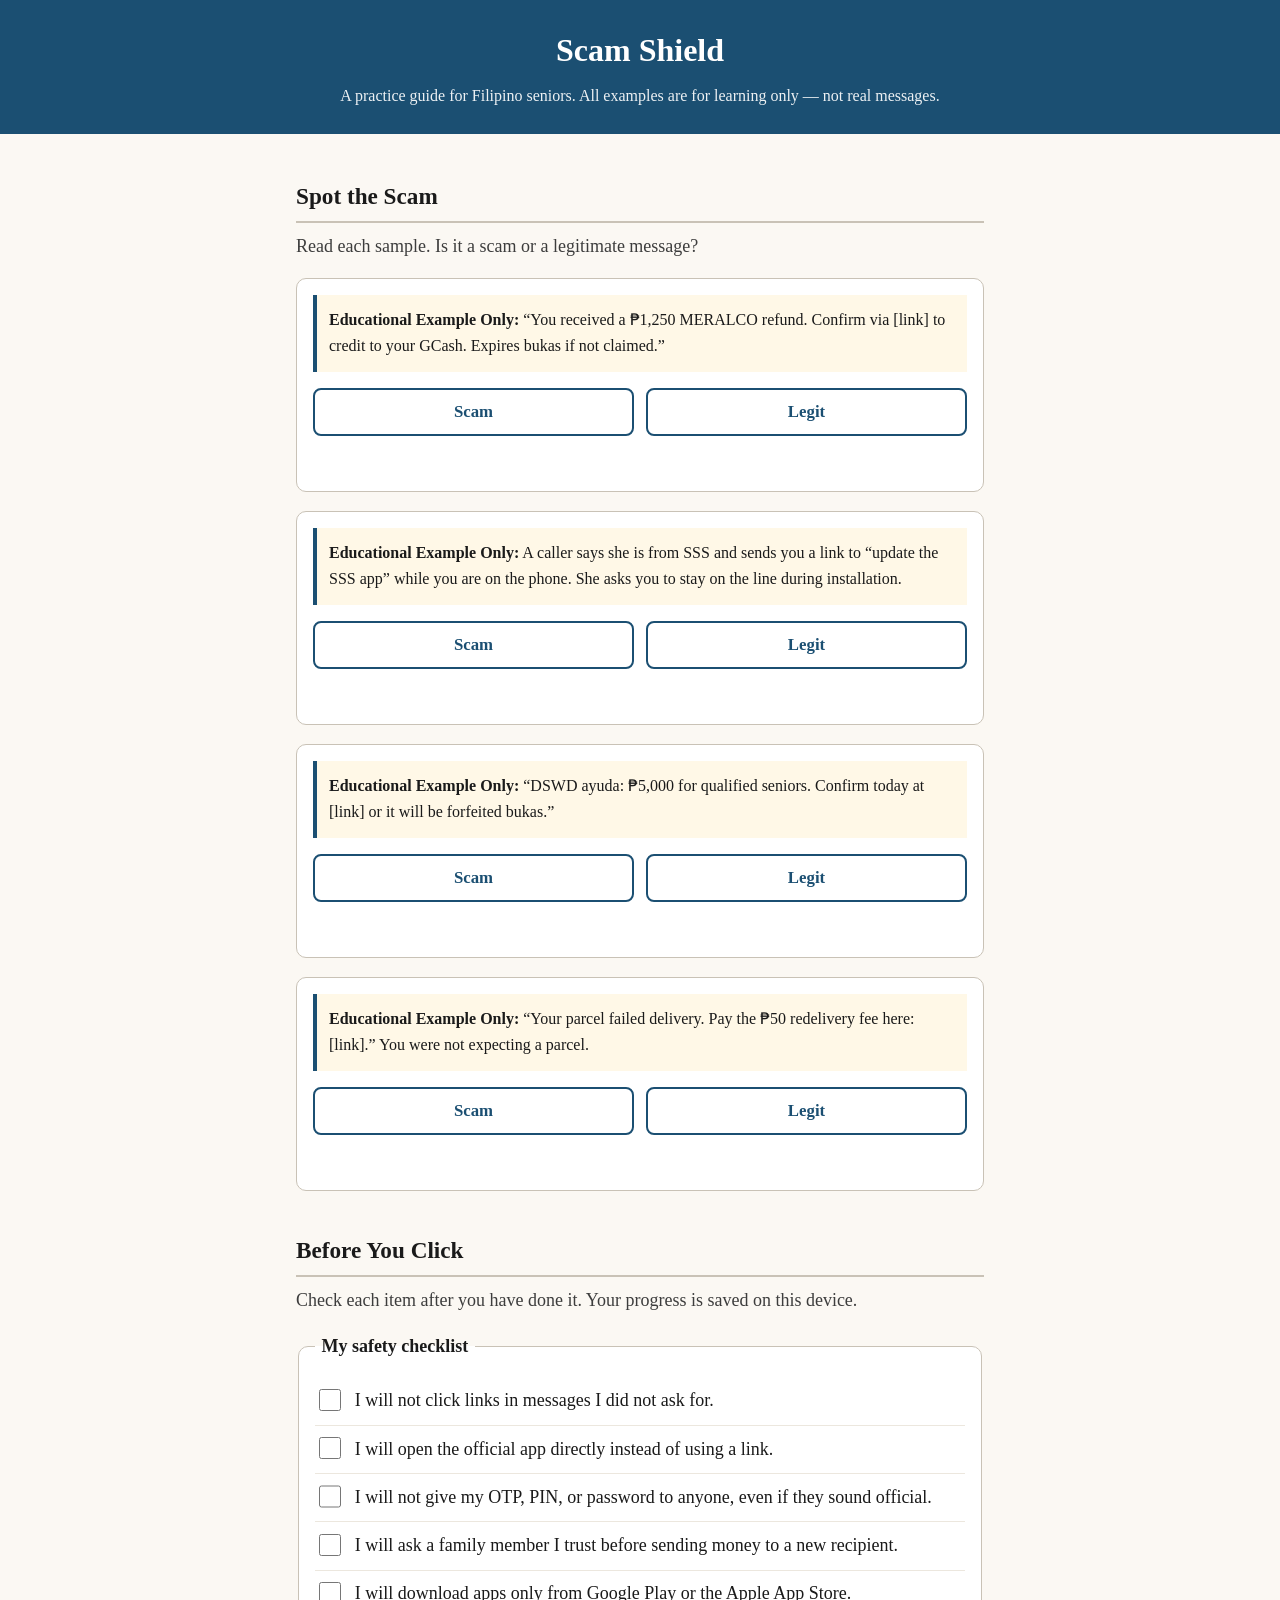
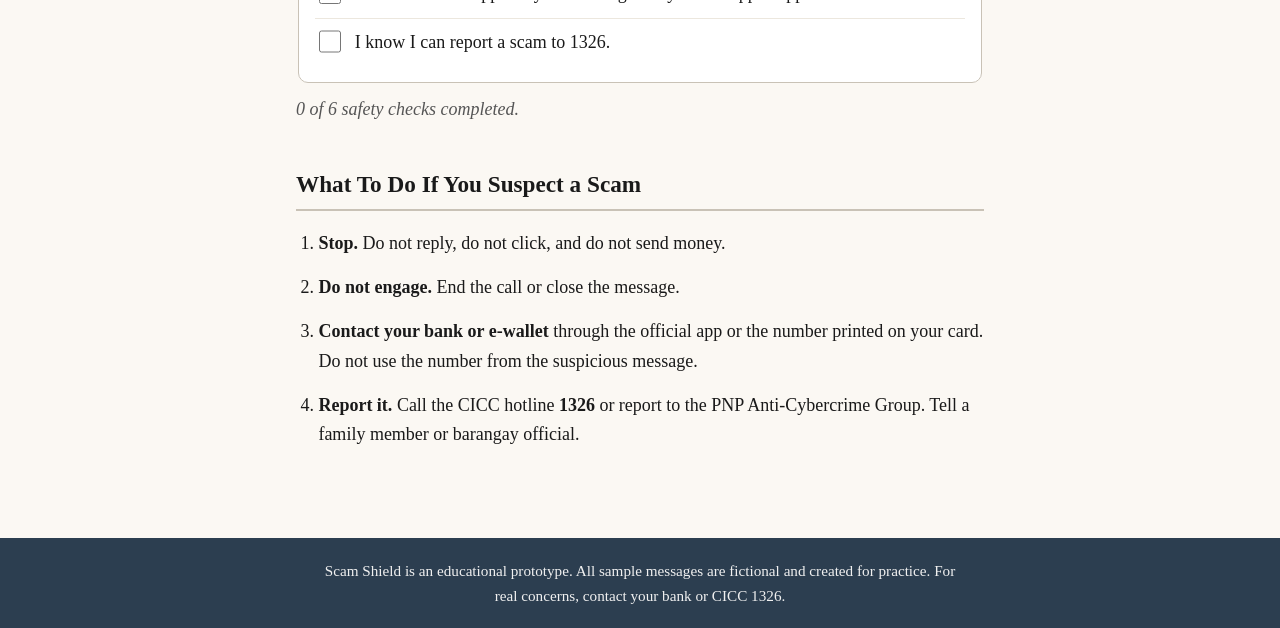
<file: index.html>
<!DOCTYPE html>
<html lang="en">
<head>
  <meta charset="UTF-8">
  <meta name="viewport" content="width=device-width, initial-scale=1.0">
  <title>Scam Shield — Para sa Senior Citizens</title>
  <link rel="stylesheet" href="style.css">
</head>
<body>
  <header>
    <h1>Scam Shield</h1>
    <p class="subtitle">A practice guide for Filipino seniors. All examples are for learning only — not real messages.</p>
  </header>

  <main>
    <section aria-labelledby="quiz-heading">
      <h2 id="quiz-heading">Spot the Scam</h2>
      <p class="section-intro">Read each sample. Is it a scam or a legitimate message?</p>

      <article class="quiz-card" data-sample="gcash">
        <p class="sample-message"><strong>Educational Example Only:</strong> “You received a ₱1,250 MERALCO refund. Confirm via [link] to credit to your GCash. Expires bukas if not claimed.”</p>
        <div class="button-group">
          <button type="button" class="quiz-btn" data-answer="scam">Scam</button>
          <button type="button" class="quiz-btn" data-answer="legit">Legit</button>
        </div>
        <p class="feedback" role="status" aria-live="polite"></p>
        <p class="explanation" hidden><strong>Red flags:</strong> Unsolicited link, artificial deadline, and a sender that is not the official GCash shortcode. GCash will never ask you to click a link to claim a refund. Open the app directly.</p>
      </article>

      <article class="quiz-card" data-sample="sss">
        <p class="sample-message"><strong>Educational Example Only:</strong> A caller says she is from SSS and sends you a link to “update the SSS app” while you are on the phone. She asks you to stay on the line during installation.</p>
        <div class="button-group">
          <button type="button" class="quiz-btn" data-answer="scam">Scam</button>
          <button type="button" class="quiz-btn" data-answer="legit">Legit</button>
        </div>
        <p class="feedback" role="status" aria-live="polite"></p>
        <p class="explanation" hidden><strong>Red flags:</strong> Pressure to install during a call, a link that does not go to an official app store, and a request to stay on the line. Government agencies do not ask you to install apps through links.</p>
      </article>

      <article class="quiz-card" data-sample="dswd">
        <p class="sample-message"><strong>Educational Example Only:</strong> “DSWD ayuda: ₱5,000 for qualified seniors. Confirm today at [link] or it will be forfeited bukas.”</p>
        <div class="button-group">
          <button type="button" class="quiz-btn" data-answer="scam">Scam</button>
          <button type="button" class="quiz-btn" data-answer="legit">Legit</button>
        </div>
        <p class="feedback" role="status" aria-live="polite"></p>
        <p class="explanation" hidden><strong>Red flags:</strong> A specific peso amount in an unsolicited SMS, a non-government domain, and a same-day deadline. DSWD does not distribute ayuda through text-message links.</p>
      </article>

      <article class="quiz-card" data-sample="parcel">
        <p class="sample-message"><strong>Educational Example Only:</strong> “Your parcel failed delivery. Pay the ₱50 redelivery fee here: [link].” You were not expecting a parcel.</p>
        <div class="button-group">
          <button type="button" class="quiz-btn" data-answer="scam">Scam</button>
          <button type="button" class="quiz-btn" data-answer="legit">Legit</button>
        </div>
        <p class="feedback" role="status" aria-live="polite"></p>
        <p class="explanation" hidden><strong>Red flags:</strong> An unexpected parcel, a request for a fee through an SMS link, and an unknown sender. Legitimate couriers do not collect redelivery fees through links.</p>
      </article>
    </section>

    <section aria-labelledby="checklist-heading">
      <h2 id="checklist-heading">Before You Click</h2>
      <p class="section-intro">Check each item after you have done it. Your progress is saved on this device.</p>
      <fieldset class="checklist-group">
        <legend>My safety checklist</legend>
        <div class="checklist-item">
          <input type="checkbox" id="check-1">
          <label for="check-1">I will not click links in messages I did not ask for.</label>
        </div>
        <div class="checklist-item">
          <input type="checkbox" id="check-2">
          <label for="check-2">I will open the official app directly instead of using a link.</label>
        </div>
        <div class="checklist-item">
          <input type="checkbox" id="check-3">
          <label for="check-3">I will not give my OTP, PIN, or password to anyone, even if they sound official.</label>
        </div>
        <div class="checklist-item">
          <input type="checkbox" id="check-4">
          <label for="check-4">I will ask a family member I trust before sending money to a new recipient.</label>
        </div>
        <div class="checklist-item">
          <input type="checkbox" id="check-5">
          <label for="check-5">I will download apps only from Google Play or the Apple App Store.</label>
        </div>
        <div class="checklist-item">
          <input type="checkbox" id="check-6">
          <label for="check-6">I know I can report a scam to 1326.</label>
        </div>
      </fieldset>
      <p id="checklist-progress" class="progress-note" role="status" aria-live="polite"></p>
    </section>

    <section aria-labelledby="action-heading">
      <h2 id="action-heading">What To Do If You Suspect a Scam</h2>
      <ol class="action-steps">
        <li><strong>Stop.</strong> Do not reply, do not click, and do not send money.</li>
        <li><strong>Do not engage.</strong> End the call or close the message.</li>
        <li><strong>Contact your bank or e-wallet</strong> through the official app or the number printed on your card. Do not use the number from the suspicious message.</li>
        <li><strong>Report it.</strong> Call the CICC hotline <strong>1326</strong> or report to the PNP Anti-Cybercrime Group. Tell a family member or barangay official.</li>
      </ol>
    </section>
  </main>

  <footer>
    <p>Scam Shield is an educational prototype. All sample messages are fictional and created for practice. For real concerns, contact your bank or CICC 1326.</p>
  </footer>

  <script src="script.js"></script>
</body>
</html>
</file>
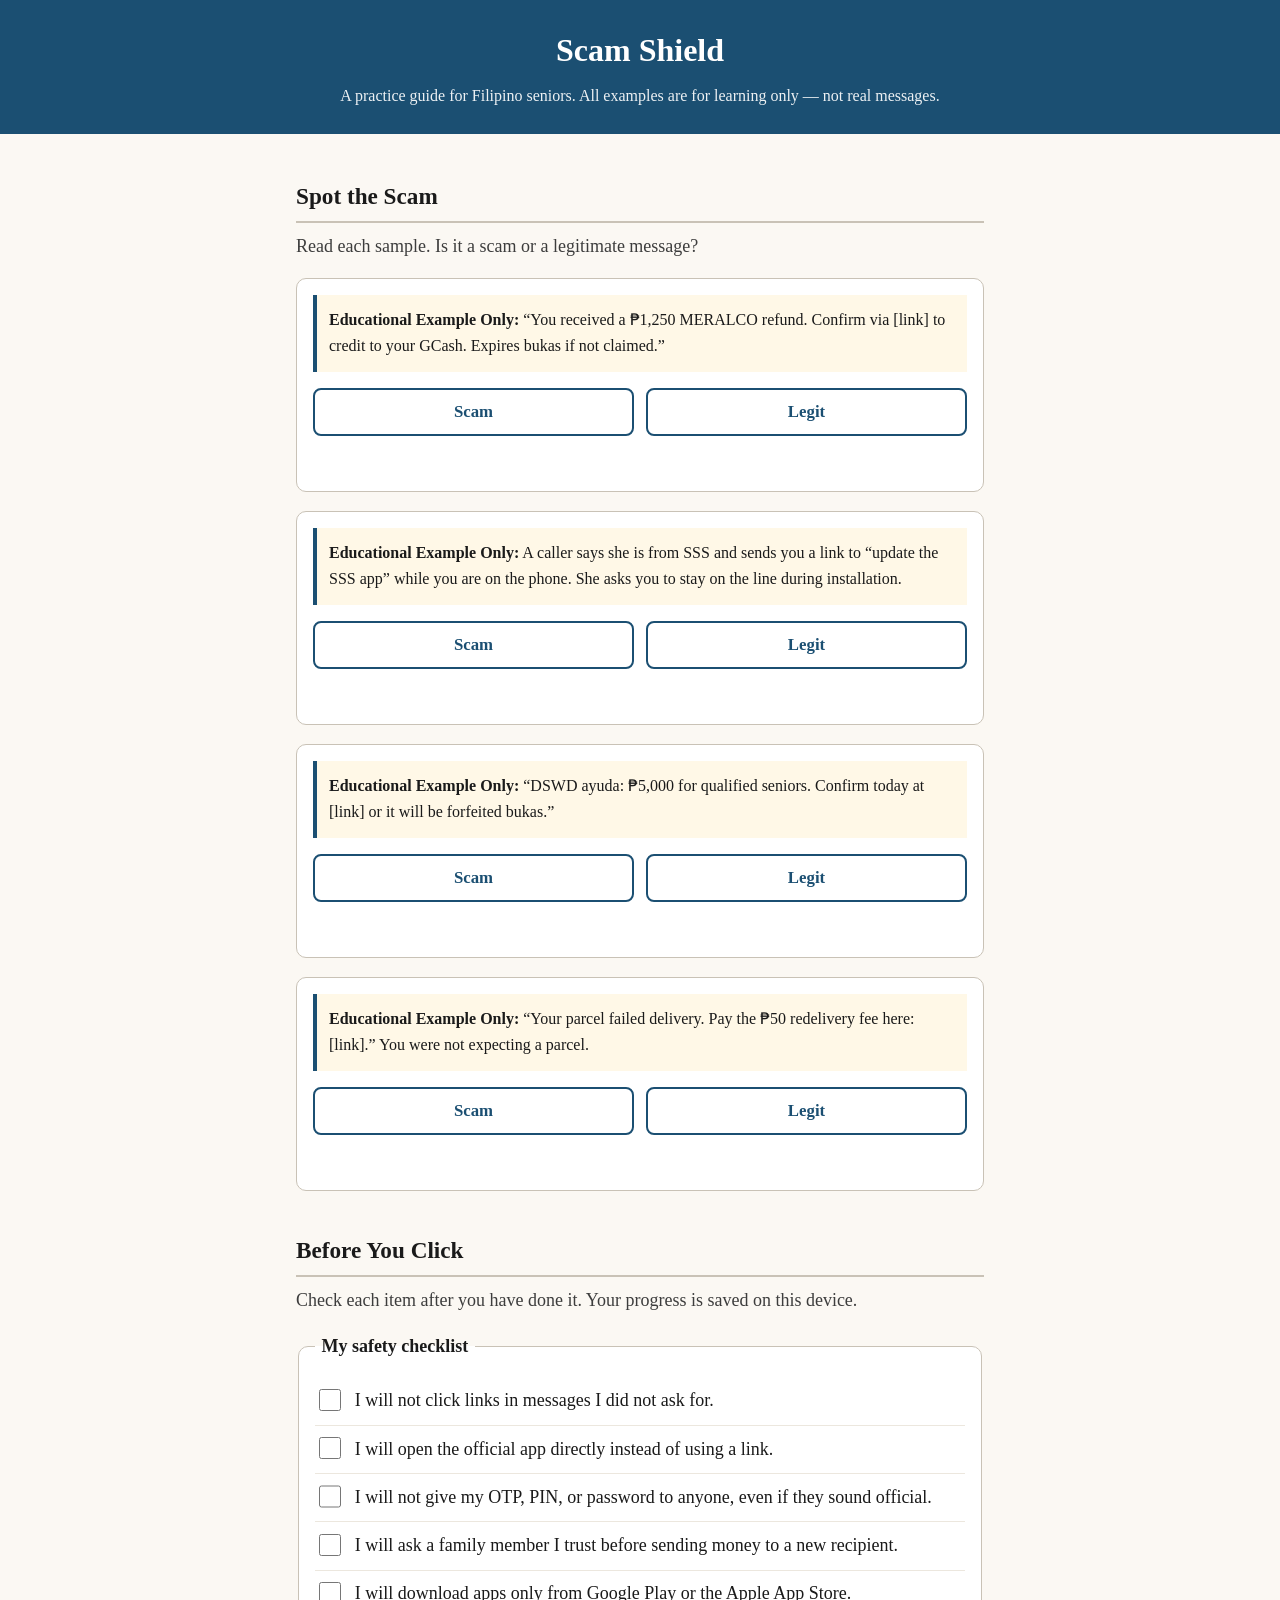
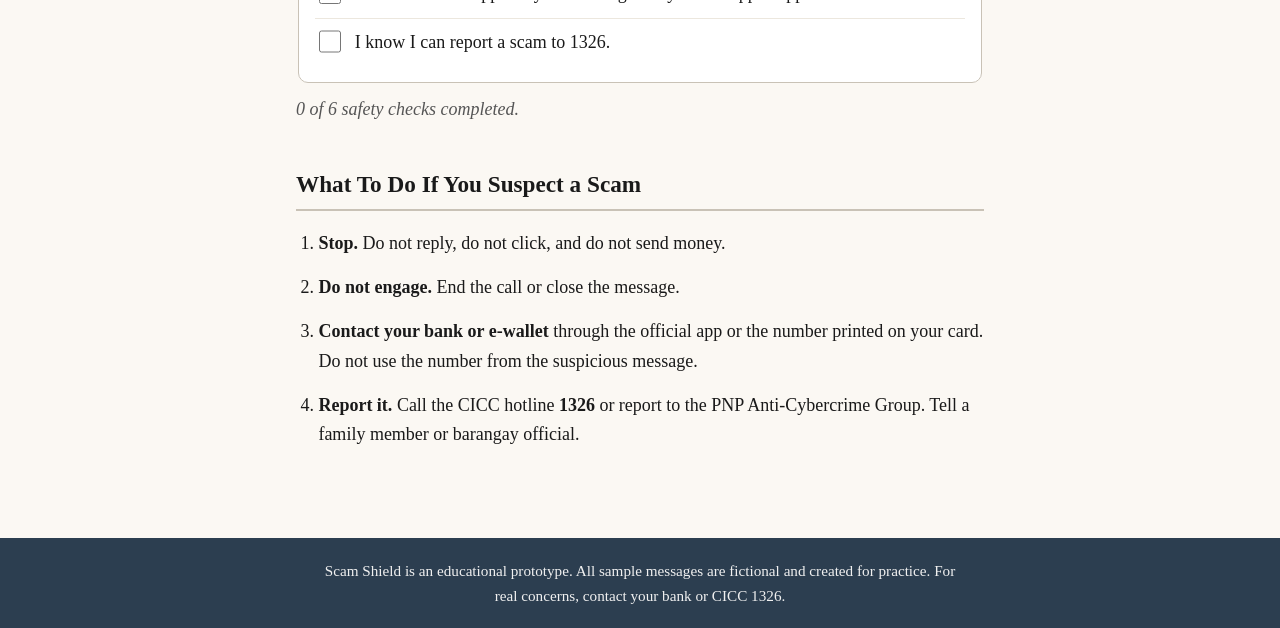
<file: outputs/task3-structured/index.html>
<!DOCTYPE html>
<html lang="en">
<head>
  <meta charset="UTF-8">
  <meta name="viewport" content="width=device-width, initial-scale=1.0">
  <title>Scam Shield — Para sa Senior Citizens</title>
  <link rel="stylesheet" href="style.css">
</head>
<body>
  <header>
    <h1>Scam Shield</h1>
    <p class="subtitle">A practice guide for Filipino seniors. All examples are for learning only — not real messages.</p>
  </header>

  <main>
    <section aria-labelledby="quiz-heading">
      <h2 id="quiz-heading">Spot the Scam</h2>
      <p class="section-intro">Read each sample. Is it a scam or a legitimate message?</p>

      <article class="quiz-card" data-sample="gcash">
        <p class="sample-message"><strong>Educational Example Only:</strong> “You received a ₱1,250 MERALCO refund. Confirm via [link] to credit to your GCash. Expires bukas if not claimed.”</p>
        <div class="button-group">
          <button type="button" class="quiz-btn" data-answer="scam">Scam</button>
          <button type="button" class="quiz-btn" data-answer="legit">Legit</button>
        </div>
        <p class="feedback"></p>
        <p class="explanation" hidden><strong>Red flags:</strong> Unsolicited link, artificial deadline, and a sender that is not the official GCash shortcode. GCash will never ask you to click a link to claim a refund. Open the app directly.</p>
      </article>

      <article class="quiz-card" data-sample="sss">
        <p class="sample-message"><strong>Educational Example Only:</strong> A caller says she is from SSS and sends you a link to “update the SSS app” while you are on the phone. She asks you to stay on the line during installation.</p>
        <div class="button-group">
          <button type="button" class="quiz-btn" data-answer="scam">Scam</button>
          <button type="button" class="quiz-btn" data-answer="legit">Legit</button>
        </div>
        <p class="feedback"></p>
        <p class="explanation" hidden><strong>Red flags:</strong> Pressure to install during a call, a link that does not go to an official app store, and a request to stay on the line. Government agencies do not ask you to install apps through links.</p>
      </article>

      <article class="quiz-card" data-sample="dswd">
        <p class="sample-message"><strong>Educational Example Only:</strong> “DSWD ayuda: ₱5,000 for qualified seniors. Confirm today at [link] or it will be forfeited bukas.”</p>
        <div class="button-group">
          <button type="button" class="quiz-btn" data-answer="scam">Scam</button>
          <button type="button" class="quiz-btn" data-answer="legit">Legit</button>
        </div>
        <p class="feedback"></p>
        <p class="explanation" hidden><strong>Red flags:</strong> A specific peso amount in an unsolicited SMS, a non-government domain, and a same-day deadline. DSWD does not distribute ayuda through text-message links.</p>
      </article>

      <article class="quiz-card" data-sample="parcel">
        <p class="sample-message"><strong>Educational Example Only:</strong> “Your parcel failed delivery. Pay the ₱50 redelivery fee here: [link].” You were not expecting a parcel.</p>
        <div class="button-group">
          <button type="button" class="quiz-btn" data-answer="scam">Scam</button>
          <button type="button" class="quiz-btn" data-answer="legit">Legit</button>
        </div>
        <p class="feedback"></p>
        <p class="explanation" hidden><strong>Red flags:</strong> An unexpected parcel, a request for a fee through an SMS link, and an unknown sender. Legitimate couriers do not collect redelivery fees through links.</p>
      </article>
    </section>

    <section aria-labelledby="checklist-heading">
      <h2 id="checklist-heading">Before You Click</h2>
      <p class="section-intro">Check each item after you have done it. Your progress is saved on this device.</p>
      <fieldset class="checklist-group">
        <legend>My safety checklist</legend>
        <div class="checklist-item">
          <input type="checkbox" id="check-1">
          <label for="check-1">I will not click links in messages I did not ask for.</label>
        </div>
        <div class="checklist-item">
          <input type="checkbox" id="check-2">
          <label for="check-2">I will open the official app directly instead of using a link.</label>
        </div>
        <div class="checklist-item">
          <input type="checkbox">
          <label>I will not give my OTP, PIN, or password to anyone, even if they sound official.</label>
        </div>
        <div class="checklist-item">
          <input type="checkbox" id="check-4">
          <label for="check-4">I will ask a family member I trust before sending money to a new recipient.</label>
        </div>
        <div class="checklist-item">
          <input type="checkbox">
          <label>I will download apps only from Google Play or the Apple App Store.</label>
        </div>
        <div class="checklist-item">
          <input type="checkbox" id="check-6">
          <label for="check-6">I know I can report a scam to 1326.</label>
        </div>
      </fieldset>
      <p id="checklist-progress" class="progress-note"></p>
    </section>

    <section aria-labelledby="action-heading">
      <h2 id="action-heading">What To Do If You Suspect a Scam</h2>
      <ol class="action-steps">
        <li><strong>Stop.</strong> Do not reply, do not click, and do not send money.</li>
        <li><strong>Do not engage.</strong> End the call or close the message.</li>
        <li><strong>Contact your bank or e-wallet</strong> through the official app or the number printed on your card. Do not use the number from the suspicious message.</li>
        <li><strong>Report it.</strong> Call the CICC hotline <strong>1326</strong> or report to the PNP Anti-Cybercrime Group. Tell a family member or barangay official.</li>
      </ol>
    </section>
  </main>

  <footer>
    <p>Scam Shield is an educational prototype. All sample messages are fictional and created for practice. For real concerns, contact your bank or CICC 1326.</p>
  </footer>

  <script src="script.js"></script>
</body>
</html>
</file>
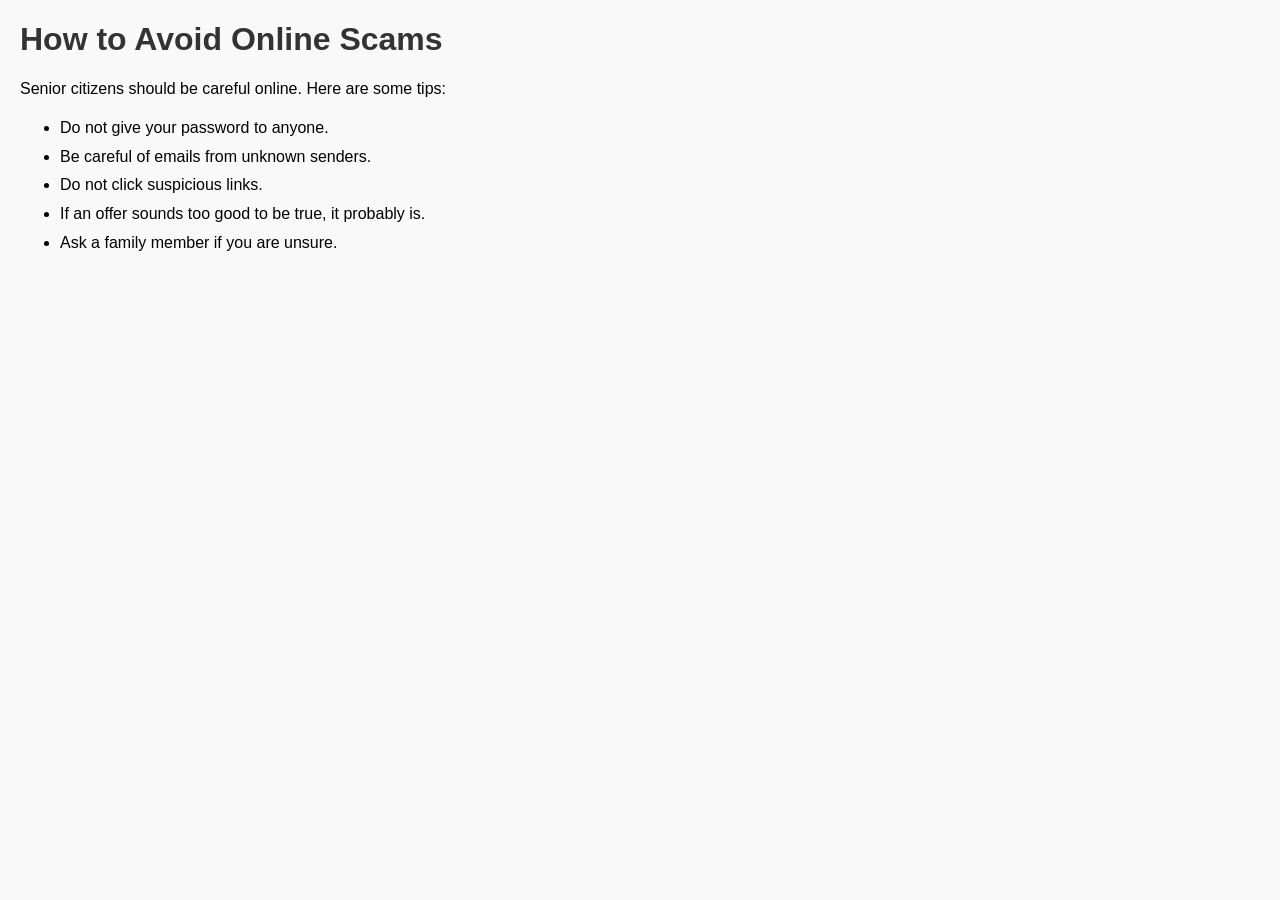
<file: task2-zero-shot.html>
<!DOCTYPE html>
<html lang="en">
<head>
<meta charset="UTF-8">
<meta name="viewport" content="width=device-width, initial-scale=1.0">
<title>Senior Scam Awareness</title>
<style>
  body { font-family: Arial, sans-serif; margin: 20px; background: #f9f9f9; }
  h1 { color: #333; }
  ul { line-height: 1.8; }
</style>
</head>
<body>
  <h1>How to Avoid Online Scams</h1>
  <p>Senior citizens should be careful online. Here are some tips:</p>
  <ul>
    <li>Do not give your password to anyone.</li>
    <li>Be careful of emails from unknown senders.</li>
    <li>Do not click suspicious links.</li>
    <li>If an offer sounds too good to be true, it probably is.</li>
    <li>Ask a family member if you are unsure.</li>
  </ul>
</body>
</html>
</file>
<file: style.css>
:root {
  --ink: #1a1a1a;
  --paper: #fbf8f3;
  --accent: #1b4f72;
  --accent-light: #d6eaf8;
  --danger: #922b21;
  --success: #1e6b3a;
  --border: #c9c2b6;
  --focus: #d35400;
  --base-size: 18px;
}

* {
  box-sizing: border-box;
}

body {
  margin: 0;
  font-family: Georgia, "Times New Roman", serif;
  font-size: var(--base-size);
  line-height: 1.65;
  color: var(--ink);
  background: var(--paper);
}

header {
  background: var(--accent);
  color: #fff;
  padding: 1.5rem 1rem;
  text-align: center;
}

header h1 {
  margin: 0 0 0.4rem;
  font-size: 2rem;
}

.subtitle {
  margin: 0;
  font-size: 1rem;
  opacity: 0.92;
}

main {
  max-width: 720px;
  margin: 0 auto;
  padding: 1.5rem 1rem 3rem;
}

section {
  margin-bottom: 2.5rem;
}

h2 {
  font-size: 1.45rem;
  border-bottom: 2px solid var(--border);
  padding-bottom: 0.35rem;
  margin-bottom: 0.6rem;
}

.section-intro {
  margin-top: 0;
  margin-bottom: 1rem;
  color: #3d3d3d;
}

/* Quiz */
.quiz-card {
  background: #fff;
  border: 1px solid var(--border);
  border-radius: 10px;
  padding: 1rem;
  margin-bottom: 1.2rem;
}

.sample-message {
  margin-top: 0;
  background: #fff8e7;
  border-left: 4px solid var(--accent);
  padding: 0.75rem;
  font-size: 1rem;
}

.button-group {
  display: flex;
  gap: 0.75rem;
  flex-wrap: wrap;
  margin: 0.75rem 0;
}

.quiz-btn {
  flex: 1 1 120px;
  min-height: 48px;
  font-size: 1.05rem;
  font-family: inherit;
  font-weight: 700;
  border: 2px solid var(--accent);
  background: #fff;
  color: var(--accent);
  border-radius: 8px;
  cursor: pointer;
  transition: background 0.15s, color 0.15s;
}

.quiz-btn:hover {
  background: var(--accent-light);
}

.quiz-btn:focus-visible {
  outline: 3px solid var(--focus);
  outline-offset: 2px;
}

.quiz-btn.correct {
  background: var(--success);
  border-color: var(--success);
  color: #fff;
}

.quiz-btn.incorrect {
  background: var(--danger);
  border-color: var(--danger);
  color: #fff;
}

.feedback {
  min-height: 1.5em;
  font-weight: 700;
  margin: 0.5rem 0 0;
}

.feedback.correct-text {
  color: var(--success);
}

.feedback.incorrect-text {
  color: var(--danger);
}

.explanation {
  margin-bottom: 0;
  background: #f4f6f8;
  padding: 0.75rem;
  border-radius: 6px;
  font-size: 0.98rem;
}

/* Checklist */
.checklist-group {
  border: 1px solid var(--border);
  border-radius: 10px;
  padding: 1rem;
  background: #fff;
}

.checklist-group legend {
  font-weight: 700;
  padding: 0 0.4rem;
}

.checklist-item {
  display: flex;
  align-items: flex-start;
  gap: 0.65rem;
  padding: 0.55rem 0;
  border-bottom: 1px solid #ece7de;
}

.checklist-item:last-child {
  border-bottom: none;
}

.checklist-item input[type="checkbox"] {
  width: 1.4rem;
  height: 1.4rem;
  margin-top: 0.15rem;
  flex-shrink: 0;
  accent-color: var(--accent);
}

.checklist-item label {
  flex: 1;
  cursor: pointer;
}

.progress-note {
  margin-top: 0.75rem;
  font-style: italic;
  color: #555;
}

/* Action steps */
.action-steps {
  padding-left: 1.4rem;
}

.action-steps li {
  margin-bottom: 0.9rem;
}

/* Footer */
footer {
  background: #2c3e50;
  color: #f0f0f0;
  text-align: center;
  padding: 1.25rem 1rem;
  font-size: 0.95rem;
}

footer p {
  margin: 0;
  max-width: 640px;
  margin-inline: auto;
}

/* Small screens */
@media (max-width: 420px) {
  body {
    font-size: 17px;
  }
  header h1 {
    font-size: 1.65rem;
  }
  h2 {
    font-size: 1.25rem;
  }
  .quiz-btn {
    flex-basis: 100%;
  }
  .button-group {
    flex-direction: column;
  }
}
</file>
<file: outputs/task3-structured/style.css>
:root {
  --ink: #1a1a1a;
  --paper: #fbf8f3;
  --accent: #1b4f72;
  --accent-light: #d6eaf8;
  --danger: #922b21;
  --success: #1e6b3a;
  --border: #c9c2b6;
  --focus: #d35400;
  --base-size: 18px;
}

* {
  box-sizing: border-box;
}

body {
  margin: 0;
  font-family: Georgia, "Times New Roman", serif;
  font-size: var(--base-size);
  line-height: 1.65;
  color: var(--ink);
  background: var(--paper);
}

header {
  background: var(--accent);
  color: #fff;
  padding: 1.5rem 1rem;
  text-align: center;
}

header h1 {
  margin: 0 0 0.4rem;
  font-size: 2rem;
}

.subtitle {
  margin: 0;
  font-size: 1rem;
  opacity: 0.92;
}

main {
  max-width: 720px;
  margin: 0 auto;
  padding: 1.5rem 1rem 3rem;
}

section {
  margin-bottom: 2.5rem;
}

h2 {
  font-size: 1.45rem;
  border-bottom: 2px solid var(--border);
  padding-bottom: 0.35rem;
  margin-bottom: 0.6rem;
}

.section-intro {
  margin-top: 0;
  margin-bottom: 1rem;
  color: #3d3d3d;
}

.quiz-card {
  background: #fff;
  border: 1px solid var(--border);
  border-radius: 10px;
  padding: 1rem;
  margin-bottom: 1.2rem;
}

.sample-message {
  margin-top: 0;
  background: #fff8e7;
  border-left: 4px solid var(--accent);
  padding: 0.75rem;
  font-size: 1rem;
}

.button-group {
  display: flex;
  gap: 0.75rem;
  flex-wrap: wrap;
  margin: 0.75rem 0;
}

.quiz-btn {
  flex: 1 1 120px;
  min-height: 48px;
  font-size: 1.05rem;
  font-family: inherit;
  font-weight: 700;
  border: 2px solid var(--accent);
  background: #fff;
  color: var(--accent);
  border-radius: 8px;
  cursor: pointer;
  transition: background 0.15s, color 0.15s;
}

.quiz-btn:hover {
  background: var(--accent-light);
}

.quiz-btn:focus-visible {
  outline: 3px solid var(--focus);
  outline-offset: 2px;
}

.quiz-btn.correct {
  background: var(--success);
  border-color: var(--success);
  color: #fff;
}

.quiz-btn.incorrect {
  background: var(--danger);
  border-color: var(--danger);
  color: #fff;
}

.feedback {
  min-height: 1.5em;
  font-weight: 700;
  margin: 0.5rem 0 0;
}

.feedback.correct-text {
  color: var(--success);
}

.feedback.incorrect-text {
  color: var(--danger);
}

.explanation {
  margin-bottom: 0;
  background: #f4f6f8;
  padding: 0.75rem;
  border-radius: 6px;
  font-size: 0.98rem;
}

.checklist-group {
  border: 1px solid var(--border);
  border-radius: 10px;
  padding: 1rem;
  background: #fff;
}

.checklist-group legend {
  font-weight: 700;
  padding: 0 0.4rem;
}

.checklist-item {
  display: flex;
  align-items: flex-start;
  gap: 0.65rem;
  padding: 0.55rem 0;
  border-bottom: 1px solid #ece7de;
}

.checklist-item:last-child {
  border-bottom: none;
}

.checklist-item input[type="checkbox"] {
  width: 1.4rem;
  height: 1.4rem;
  margin-top: 0.15rem;
  flex-shrink: 0;
  accent-color: var(--accent);
}

.checklist-item label {
  flex: 1;
  cursor: pointer;
}

.progress-note {
  margin-top: 0.75rem;
  font-style: italic;
  color: #555;
}

.action-steps {
  padding-left: 1.4rem;
}

.action-steps li {
  margin-bottom: 0.9rem;
}

footer {
  background: #2c3e50;
  color: #f0f0f0;
  text-align: center;
  padding: 1.25rem 1rem;
  font-size: 0.95rem;
}

footer p {
  margin: 0;
  max-width: 640px;
  margin-inline: auto;
}

@media (max-width: 420px) {
  body {
    font-size: 17px;
  }
  header h1 {
    font-size: 1.65rem;
  }
  h2 {
    font-size: 1.25rem;
  }
  .quiz-btn {
    flex-basis: 100%;
  }
  .button-group {
    flex-direction: column;
  }
}
</file>
